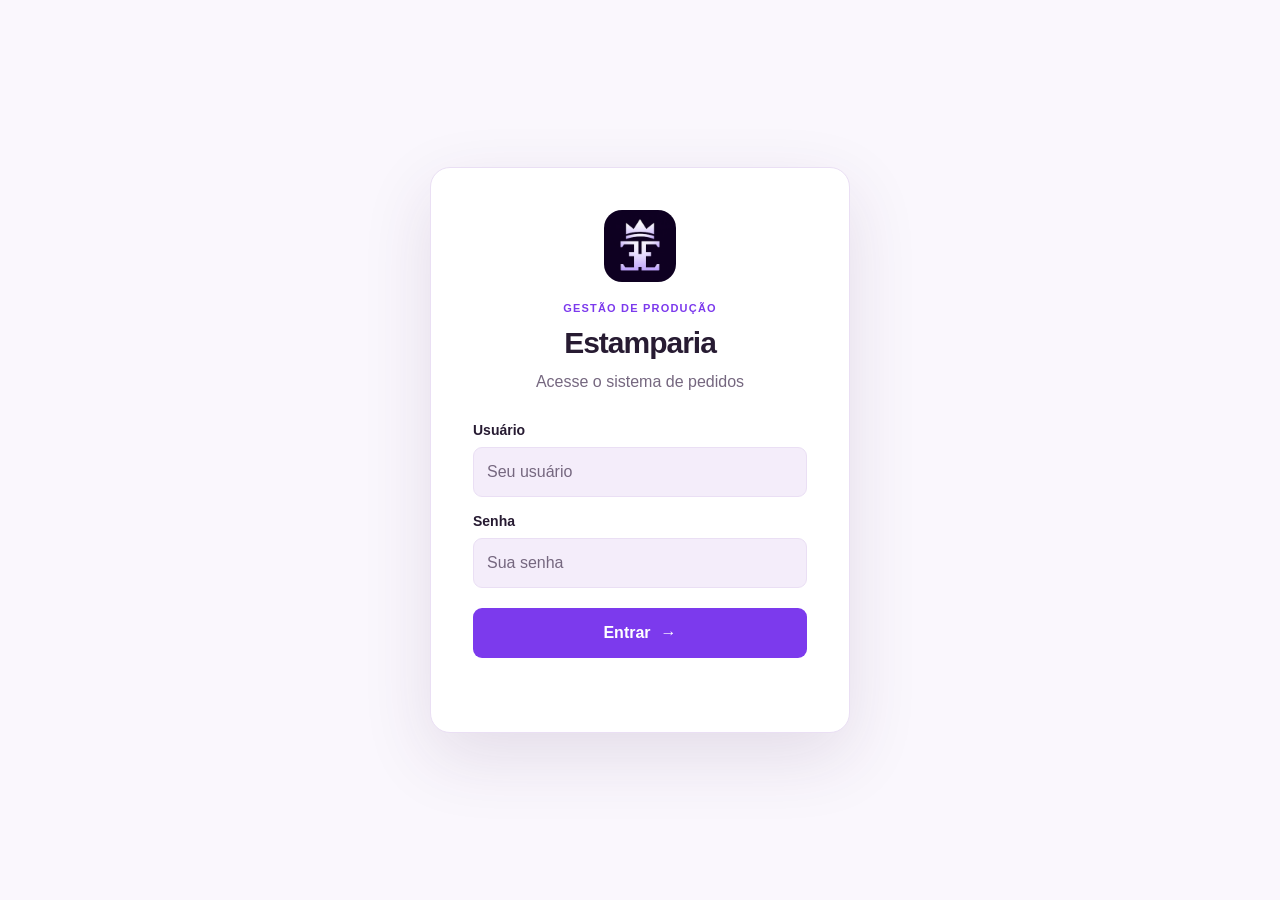
<file: site001/index.html>
<!doctype html>
<html lang="pt-BR">
<head>
  <meta charset="UTF-8"><meta name="viewport" content="width=device-width, initial-scale=1, viewport-fit=cover">
  <meta name="theme-color" content="#f0e7fb"><meta name="apple-mobile-web-app-capable" content="yes">
  <meta name="apple-mobile-web-app-status-bar-style" content="black-translucent"><meta name="apple-mobile-web-app-title" content="Estamparia">
  <link rel="apple-touch-icon" href="imagens/apple-touch-icon.png?v=roxo-2"><link rel="icon" href="imagens/icon192.png?v=roxo-2" type="image/png"><link rel="manifest" href="manifest.json">
  <link rel="stylesheet" href="css/login.css"><link rel="stylesheet" href="css/tema.css">
  <script src="js/tema.js"></script><title>Entrar | Estamparia</title>
</head>
<body>
  <main class="login">
    <img class="marca" src="imagens/icon192.png?v=roxo-2" alt="Logo da Estamparia">
    <p class="eyebrow">GESTÃO DE PRODUÇÃO</p><h1>Estamparia</h1>
    <p class="subtitulo">Acesse o sistema de pedidos</p>
    <form onsubmit="entrar(event)">
      <label for="usuario">Usuário</label><input type="text" id="usuario" placeholder="Seu usuário" autocomplete="username" required>
      <label for="senha">Senha</label><input type="password" id="senha" placeholder="Sua senha" autocomplete="current-password" required>
      <button type="submit">Entrar <span aria-hidden="true">→</span></button>
      <p id="mensagem" role="status" aria-live="polite"></p>
    </form>
  </main>
  <script src="js/login.js"></script><script src="js/pwa.js"></script>
</body>
</html>
</file>
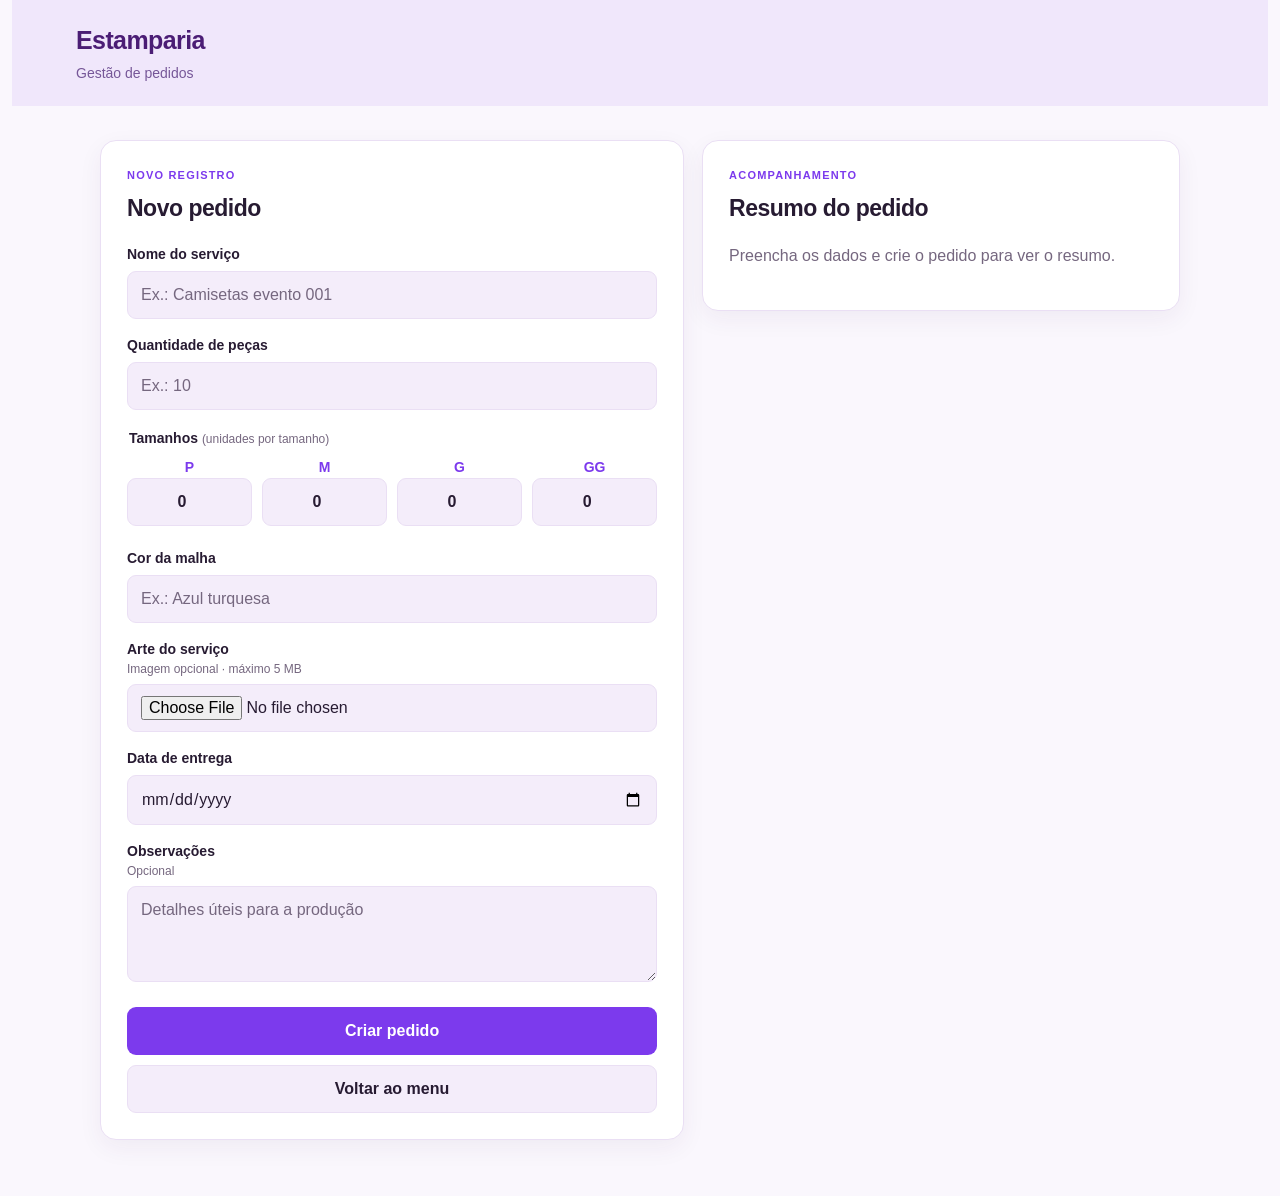
<file: site001/adpedidos.html>
<!doctype html>
<html lang="pt-BR"><head><meta charset="UTF-8"><meta name="viewport" content="width=device-width,initial-scale=1,viewport-fit=cover"><meta name="theme-color" content="#f0e7fb"><meta name="apple-mobile-web-app-capable" content="yes"><meta name="apple-mobile-web-app-status-bar-style" content="black-translucent"><meta name="apple-mobile-web-app-title" content="Estamparia"><link rel="apple-touch-icon" href="imagens/apple-touch-icon.png?v=roxo-2"><link rel="icon" href="imagens/icon192.png?v=roxo-2" type="image/png"><link rel="manifest" href="manifest.json"><link rel="stylesheet" href="css/adpedidos.css"><link rel="stylesheet" href="css/tema.css"><script src="js/tema.js"></script><title>Adicionar pedido | Estamparia</title></head>
<body><header class="cabecalho"><h1>Estamparia</h1><p>Gestão de pedidos</p></header>
<main class="principal">
  <section class="formulario"><p class="eyebrow">NOVO REGISTRO</p><h2>Novo pedido</h2>
    <label for="nomeServico">Nome do serviço</label><input id="nomeServico" type="text" placeholder="Ex.: Camisetas evento 001" maxlength="100" required>
    <label for="quantidade">Quantidade de peças</label><input id="quantidade" type="number" min="1" step="1" placeholder="Ex.: 10" required>
    <fieldset><legend>Tamanhos <span>(unidades por tamanho)</span></legend><div class="tamanhos">
      <label>P<input type="number" id="tamanhoP" min="0" step="1" value="0"></label><label>M<input type="number" id="tamanhoM" min="0" step="1" value="0"></label><label>G<input type="number" id="tamanhoG" min="0" step="1" value="0"></label><label>GG<input type="number" id="tamanhoGG" min="0" step="1" value="0"></label>
    </div></fieldset>
    <label for="corMalha">Cor da malha</label><input id="corMalha" type="text" placeholder="Ex.: Azul turquesa" maxlength="60" required>
    <label for="arte">Arte do serviço <span class="apoio">Imagem opcional · máximo 5 MB</span></label><input id="arte" type="file" accept="image/png,image/jpeg,image/webp,image/gif">
    <label for="dataEntrega">Data de entrega</label><input id="dataEntrega" type="date" required>
    <label for="observacoes">Observações <span class="apoio">Opcional</span></label><textarea id="observacoes" rows="3" maxlength="500" placeholder="Detalhes úteis para a produção"></textarea>
    <button id="criarPedido" type="button" onclick="criarPedido()">Criar pedido</button><button class="voltar" type="button" onclick="voltarHall()">Voltar ao menu</button>
  </section>
  <aside class="pedido"><p class="eyebrow">ACOMPANHAMENTO</p><h2>Resumo do pedido</h2><div id="resultado"><p>Preencha os dados e crie o pedido para ver o resumo.</p></div></aside>
</main><script src="js/supabase-config.js"></script><script src="js/adpedidos.js"></script><script src="js/pwa.js"></script></body></html>
</file>
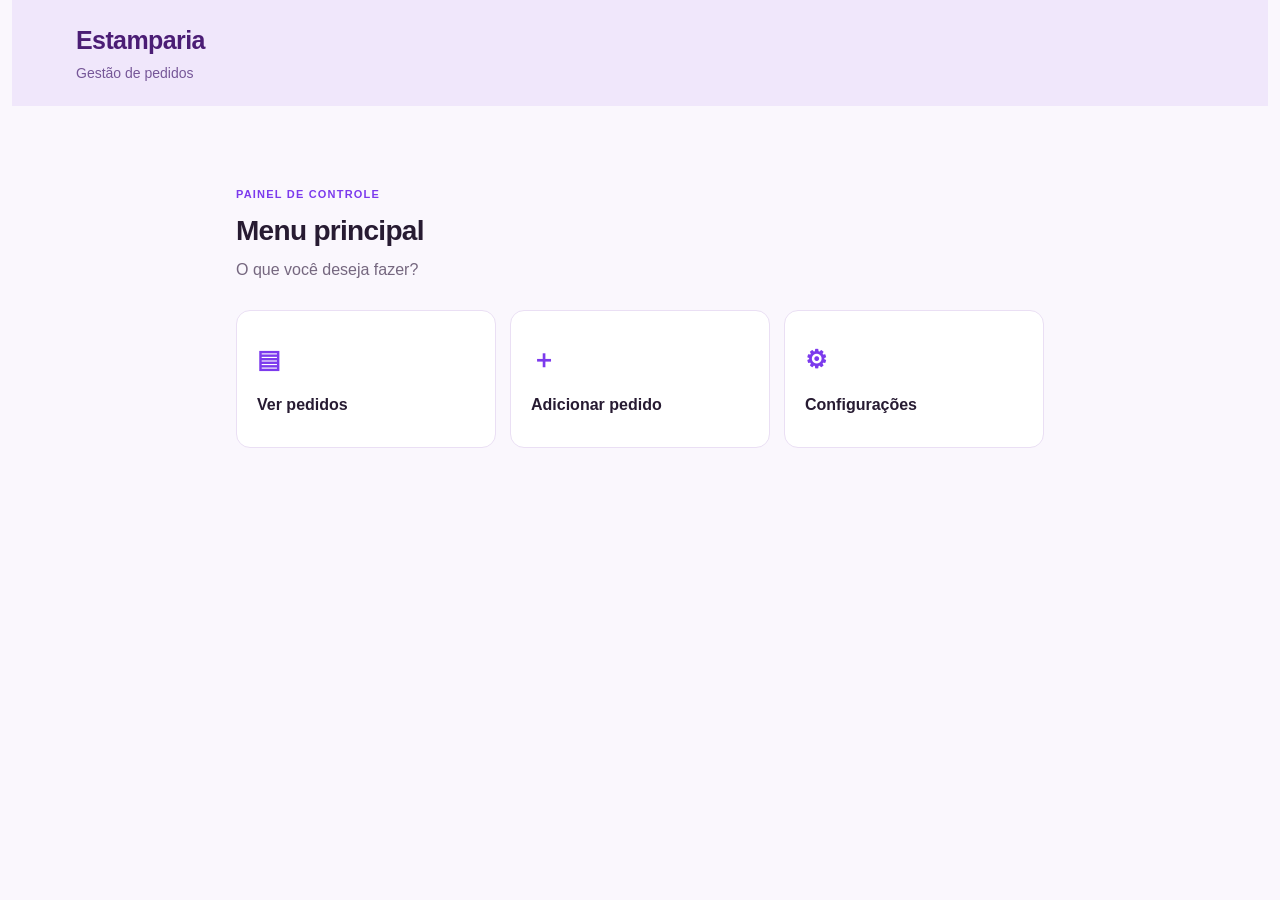
<file: site001/hall.html>
<!doctype html>
<html lang="pt-BR"><head><meta charset="UTF-8"><meta name="viewport" content="width=device-width,initial-scale=1,viewport-fit=cover"><meta name="theme-color" content="#f0e7fb"><meta name="apple-mobile-web-app-capable" content="yes"><meta name="apple-mobile-web-app-status-bar-style" content="black-translucent"><meta name="apple-mobile-web-app-title" content="Estamparia"><link rel="apple-touch-icon" href="imagens/apple-touch-icon.png?v=roxo-2"><link rel="icon" href="imagens/icon192.png?v=roxo-2" type="image/png"><link rel="manifest" href="manifest.json"><link rel="stylesheet" href="css/hall.css"><link rel="stylesheet" href="css/tema.css"><script src="js/tema.js"></script><title>Menu principal | Estamparia</title></head>
<body><header class="cabecalho"><h1>Estamparia</h1><p>Gestão de pedidos</p></header><main class="principal"><p class="eyebrow">PAINEL DE CONTROLE</p><h2>Menu principal</h2><p class="intro">O que você deseja fazer?</p>
  <nav class="opcoes" aria-label="Ações principais"><button type="button" onclick="irParaPedidos()"><span aria-hidden="true">▤</span>Ver pedidos</button><button type="button" onclick="irParaAdicionarPedido()"><span aria-hidden="true">＋</span>Adicionar pedido</button><button type="button" onclick="configuracoes()"><span aria-hidden="true">⚙</span>Configurações</button></nav>
  <button id="instalarApp" class="instalar-app" type="button" hidden>Instalar aplicativo</button><p id="statusInstalacao" class="status-instalacao" role="status" aria-live="polite"></p>
  <section id="painelTema" class="painel-tema" role="dialog" aria-modal="true" aria-labelledby="tituloTema" hidden><div class="painel-tema-conteudo"><button class="fechar-tema" type="button" onclick="fecharConfiguracoes()" aria-label="Fechar configurações">×</button><h2 id="tituloTema">Configurações</h2><p>Escolha o tema de cores do site.</p><div class="escolha-tema" role="group" aria-label="Tema"><button type="button" onclick="definirTema('claro')">☀ Tema claro</button><button type="button" onclick="definirTema('escuro')">☾ Tema escuro</button></div></div></section>
</main><script src="js/hall.js"></script><script src="js/pwa.js"></script></body></html>
</file>
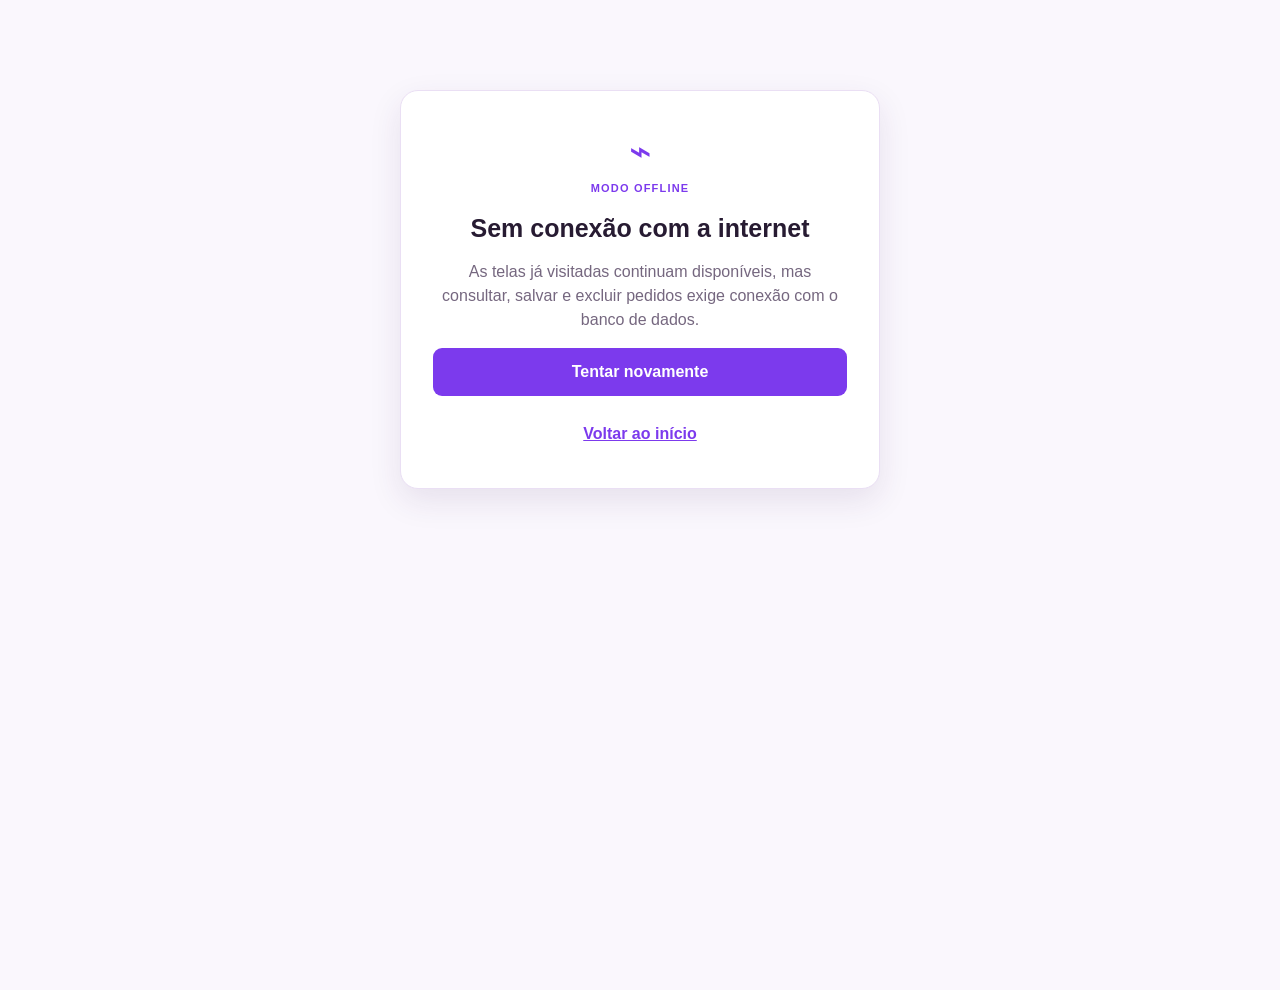
<file: site001/offline.html>
<!doctype html>
<html lang="pt-BR"><head><meta charset="UTF-8"><meta name="viewport" content="width=device-width,initial-scale=1,viewport-fit=cover"><meta name="theme-color" content="#f0e7fb"><link rel="apple-touch-icon" href="imagens/apple-touch-icon.png?v=roxo-2"><link rel="stylesheet" href="css/tema.css"><title>Sem conexão | Estamparia</title></head>
<body><main class="offline"><div class="offline-icon" aria-hidden="true">⌁</div><p class="eyebrow">MODO OFFLINE</p><h1>Sem conexão com a internet</h1><p>As telas já visitadas continuam disponíveis, mas consultar, salvar e excluir pedidos exige conexão com o banco de dados.</p><button type="button" onclick="location.reload()">Tentar novamente</button><a href="index.html">Voltar ao início</a></main></body></html>
</file>
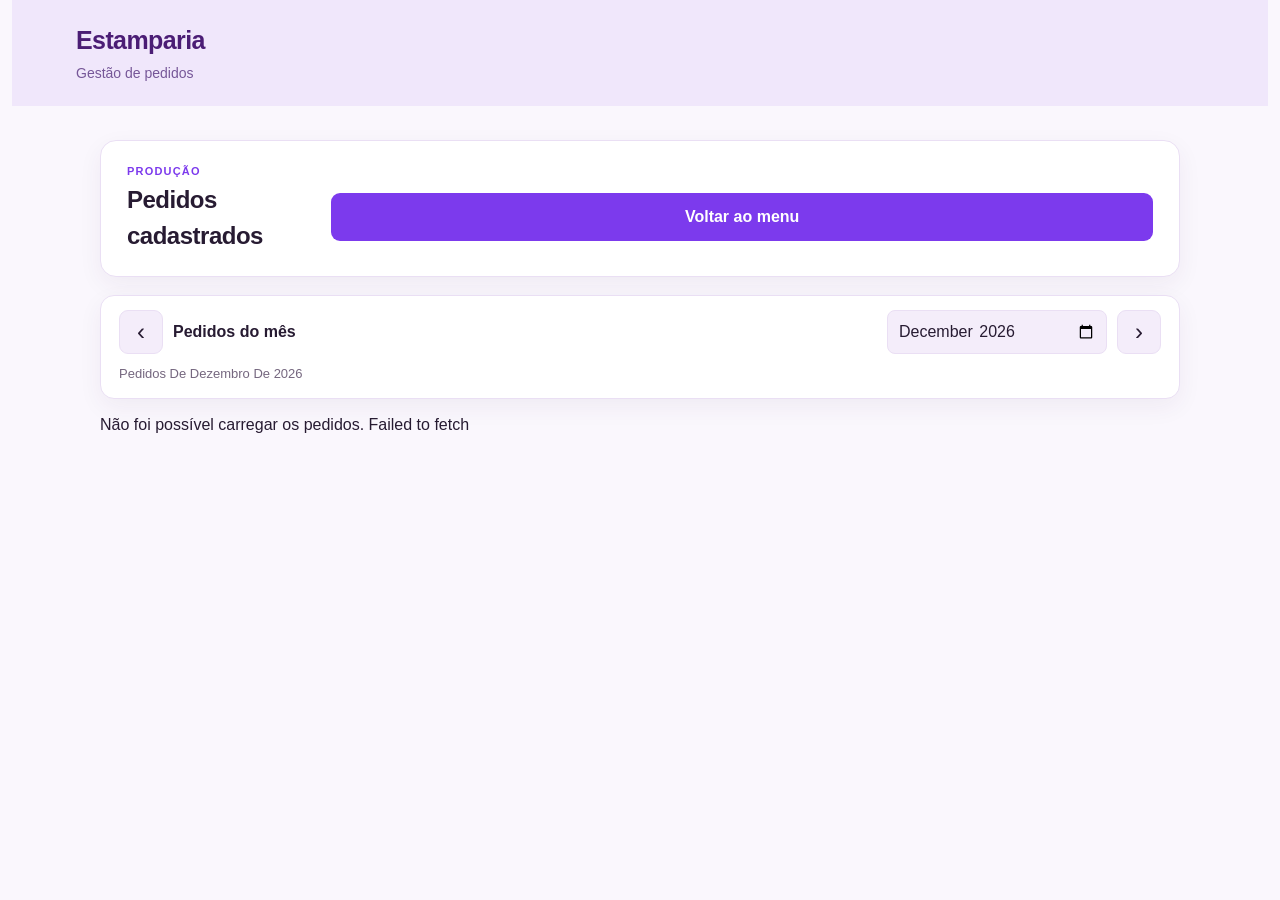
<file: site001/pedidos.html>
<!doctype html>
<html lang="pt-BR"><head><meta charset="UTF-8"><meta name="viewport" content="width=device-width,initial-scale=1,viewport-fit=cover"><meta name="theme-color" content="#f0e7fb"><meta name="apple-mobile-web-app-capable" content="yes"><meta name="apple-mobile-web-app-status-bar-style" content="black-translucent"><meta name="apple-mobile-web-app-title" content="Estamparia"><link rel="apple-touch-icon" href="imagens/apple-touch-icon.png?v=roxo-2"><link rel="icon" href="imagens/icon192.png?v=roxo-2" type="image/png"><link rel="manifest" href="manifest.json"><link rel="stylesheet" href="css/pedidos.css"><link rel="stylesheet" href="css/tema.css"><script src="js/tema.js"></script><title>Pedidos | Estamparia</title></head>
<body><header class="cabecalho"><h1>Estamparia</h1><p>Gestão de pedidos</p></header><main class="principal"><div class="topo"><div><p class="eyebrow">PRODUÇÃO</p><h2>Pedidos cadastrados</h2></div><button type="button" onclick="voltarHall()">Voltar ao menu</button></div><section class="filtro-mes" aria-label="Filtrar pedidos por mês"><button id="mesAnterior" type="button" aria-label="Ver mês anterior">‹</button><label for="filtroMes">Pedidos do mês</label><input id="filtroMes" type="month"><button id="mesProximo" type="button" aria-label="Ver próximo mês">›</button><p id="mesSelecionado" aria-live="polite"></p></section><section id="listaPedidos" aria-live="polite" aria-label="Lista de pedidos"><p class="sem-pedidos">Carregando pedidos…</p></section></main><script src="js/supabase-config.js"></script><script src="js/pedidos.js"></script><script src="js/pwa.js"></script></body></html>
</file>
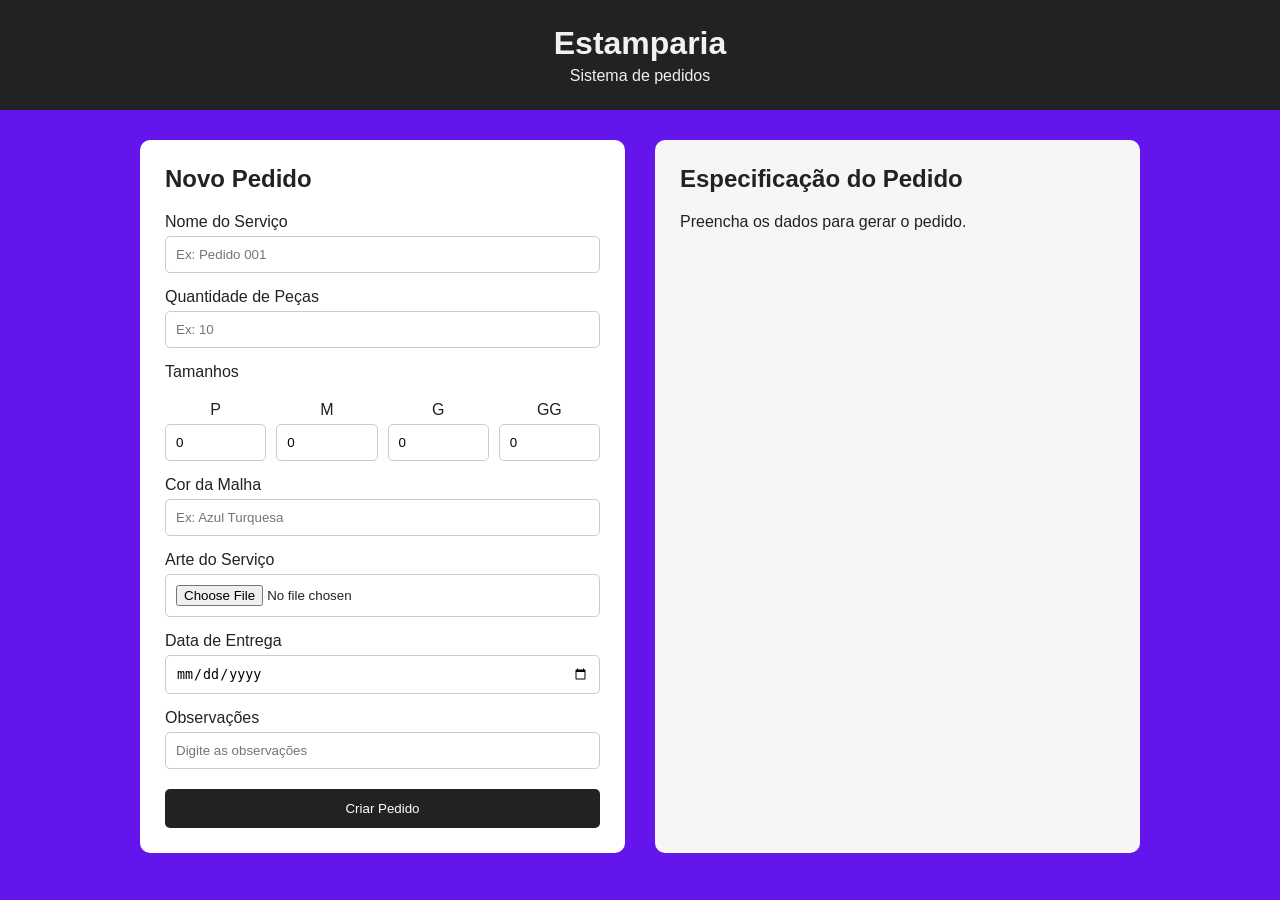
<file: docs/arquivo-base/base001.html>
<!DOCTYPE html>
<html lang="pt-BR">

<head>

    <meta charset="UTF-8">

    <title>Sistema de Pedidos</title>

    <link rel="stylesheet" href="base001.css">

</head>

<body>

    <div class="cabecalho">

        <h1>Estamparia</h1>

        <p>Sistema de pedidos</p>

    </div>


    <div class="principal">


        <div class="formulario">

            <h2>Novo Pedido</h2>


            <p>Nome do Serviço</p>

            <input
                type="text"
                id="nomeServico"
                placeholder="Ex: Pedido 001"
            >


            <p>Quantidade de Peças</p>

            <input
                type="number"
                id="quantidade"
                placeholder="Ex: 10"
            >


            <p>Tamanhos</p>

            <div class="tamanhos">

                <div>

                    <p>P</p>

                    <input
                        type="number"
                        id="tamanhoP"
                        value="0"
                    >

                </div>


                <div>

                    <p>M</p>

                    <input
                        type="number"
                        id="tamanhoM"
                        value="0"
                    >

                </div>


                <div>

                    <p>G</p>

                    <input
                        type="number"
                        id="tamanhoG"
                        value="0"
                    >

                </div>


                <div>

                    <p>GG</p>

                    <input
                        type="number"
                        id="tamanhoGG"
                        value="0"
                    >

                </div>

            </div>


            <p>Cor da Malha</p>

            <input
                type="text"
                id="corMalha"
                placeholder="Ex: Azul Turquesa"
            >


            <p>Arte do Serviço</p>

            <input
                type="file"
                id="arte"
            >


            <p>Data de Entrega</p>

            <input
                type="date"
                id="dataEntrega"
            >


            <p>Observações</p>

            <input
                type="text"
                id="observacoes"
                placeholder="Digite as observações"
            >


            <button onclick="criarPedido()">

                Criar Pedido

            </button>

        </div>


        <div class="pedido">

            <h2>Especificação do Pedido</h2>


            <div id="resultado">

                <p>

                    Preencha os dados para gerar o pedido.

                </p>

            </div>

        </div>


    </div>


    <script src="base001.js"></script>

</body>

</html>
</file>
<file: site001/css/login.css>
body{display:grid;place-items:center;padding:24px;background:radial-gradient(ellipse at 20% 15%,rgba(124,58,237,.10),transparent 38%),var(--canvas)}.login{width:min(100%,420px);padding:42px;background:var(--paper);border:1px solid var(--line);border-radius:20px;box-shadow:0 24px 70px rgba(62,33,86,.12)}.marca{display:block;width:72px;height:72px;margin:0 auto 18px;border-radius:18px;object-fit:cover}.login{text-align:center}.login .eyebrow{margin-bottom:4px!important}.login h1{margin:0;font-size:30px;letter-spacing:-1px}.subtitulo{margin:5px 0 26px;color:var(--muted)}.login form{text-align:left}.login label{display:block;margin:14px 0 6px;font-size:14px;font-weight:700}.login input{min-height:50px}.login button{display:flex;justify-content:center;align-items:center;gap:10px;width:100%;min-height:50px;margin-top:20px;border:0;border-radius:9px;color:white;background:var(--brand);font-weight:700}.login button:hover{background:var(--brand-dark)}#mensagem{min-height:20px;margin:12px 0 0;color:#c2413a;font-size:13px;text-align:center}@media(max-width:480px){body{padding:16px}.login{padding:32px 24px}}
</file>
<file: site001/css/tema.css>
:root{color-scheme:light;--ink:#271b32;--muted:#75677f;--brand:#7c3aed;--brand-dark:#652bc2;--line:#eadff4;--paper:#fff;--canvas:#faf7fd;--soft:#f4edfa;--header:#f0e7fb;--header-ink:#4b1d75;--header-muted:#765798}
html[data-tema="escuro"]{color-scheme:dark;--ink:#f4edfa;--muted:#b9a9c9;--brand:#b794f6;--brand-dark:#9968e8;--line:#382a46;--paper:#100d14;--canvas:#08070b;--soft:#18121f;--header:#09070d;--header-ink:#f4edfa;--header-muted:#c8b8dc}
*{box-sizing:border-box}html{min-height:100%;-webkit-text-size-adjust:100%;text-size-adjust:100%}body{min-height:100vh;min-height:100svh;margin:0;padding:env(safe-area-inset-top) max(12px,env(safe-area-inset-right)) env(safe-area-inset-bottom) max(12px,env(safe-area-inset-left));background:var(--canvas);color:var(--ink);font-family:Inter,"Segoe UI",Arial,sans-serif;line-height:1.5;overscroll-behavior-y:contain}button,input,textarea{font:inherit}button{cursor:pointer;touch-action:manipulation;-webkit-tap-highlight-color:transparent}button:focus-visible,input:focus-visible,textarea:focus-visible{outline:3px solid color-mix(in srgb,var(--brand) 45%,transparent);outline-offset:2px}
.cabecalho{padding:22px max(5vw,22px,env(safe-area-inset-right)) 22px max(5vw,22px,env(safe-area-inset-left));color:var(--header-ink);background:var(--header)}.cabecalho h1{margin:0;font-size:25px;letter-spacing:-.6px}.cabecalho p{margin:3px 0 0;color:var(--header-muted);font-size:14px}
.principal{width:min(calc(100% - 36px),1080px);margin:34px auto 56px}.eyebrow{margin:0 0 8px!important;color:var(--brand)!important;font-size:11px!important;font-weight:800;letter-spacing:1.2px}
.panel,.topo,.pedido,.sem-pedidos,.formulario{border:1px solid var(--line);border-radius:16px;background:var(--paper);box-shadow:0 8px 25px rgba(62,33,86,.06)}
input,textarea{width:100%;min-height:48px;padding:11px 13px;border:1px solid var(--line);border-radius:9px;background:var(--soft);color:var(--ink);font-size:16px}textarea{resize:vertical}input::placeholder,textarea::placeholder{color:var(--muted)}
.formulario label{display:block;margin:16px 0 6px;font-size:14px;font-weight:700}.apoio{display:block;color:var(--muted);font-size:12px;font-weight:400}.formulario fieldset{margin:18px 0 2px;padding:0;border:0}.formulario legend{font-size:14px;font-weight:700}.formulario legend span{color:var(--muted);font-size:12px;font-weight:400}.tamanhos{display:grid;grid-template-columns:repeat(4,minmax(0,1fr));gap:10px}.tamanhos label{margin-top:8px;text-align:center;color:var(--brand)}.tamanhos input{text-align:center}
.formulario>button,.topo button,.excluir{width:100%;min-height:48px;margin-top:18px;padding:11px 16px;border:0;border-radius:9px;background:var(--brand);color:#fff;font-weight:700;transition:background .18s,transform .18s}.formulario>button:hover,.topo button:hover{background:var(--brand-dark);transform:translateY(-1px)}.formulario>button:disabled{opacity:.65;cursor:wait;transform:none}.formulario>button.voltar{margin-top:10px;border:1px solid var(--line);background:var(--soft);color:var(--ink)}
.info{margin:0 0 14px;padding-bottom:12px;border-bottom:1px solid var(--line);overflow-wrap:anywhere}.info strong{display:block;color:var(--brand);font-size:11px;letter-spacing:.6px;text-transform:uppercase}.info img,.pedido img{display:block;width:min(100%,320px);max-height:280px;margin:10px 0;border:1px solid var(--line);border-radius:10px;object-fit:contain}.observacao{padding:14px;border:1px solid var(--line);border-radius:10px;background:var(--soft)}.sucesso{color:var(--brand);font-weight:700}
.painel-tema[hidden]{display:none}.painel-tema{position:fixed;z-index:20;inset:0;display:grid;place-items:center;padding:20px;background:rgba(10,6,16,.72)}.painel-tema-conteudo{position:relative;width:min(100%,430px);padding:30px;border:1px solid var(--line);border-radius:18px;color:var(--ink);background:var(--paper);box-shadow:0 20px 60px rgba(0,0,0,.28)}.painel-tema-conteudo h2{margin:0 0 8px}.painel-tema-conteudo p{color:var(--muted)}.escolha-tema{display:grid;grid-template-columns:1fr 1fr;gap:12px}.escolha-tema button{min-height:48px;border:1px solid var(--line);border-radius:9px;color:var(--ink);background:var(--soft)}.fechar-tema{position:absolute;top:8px;right:12px;border:0;background:none;color:var(--ink);font-size:25px}
.instalar-app,.offline button{display:block;width:100%;min-height:48px;margin:16px auto 0;padding:12px 16px;border:0;border-radius:9px;background:var(--brand);color:#fff;font-weight:700}.instalar-app{max-width:360px}.instalar-app[hidden]{display:none}.status-instalacao{min-height:24px;color:var(--muted);text-align:center;font-size:14px}.offline{width:min(calc(100% - 36px),480px);margin:10vh auto;padding:32px;border:1px solid var(--line);border-radius:18px;background:var(--paper);text-align:center;box-shadow:0 12px 32px rgba(62,33,86,.1)}.offline h1{font-size:25px;line-height:1.2}.offline p:not(.eyebrow){color:var(--muted)}.offline a{display:inline-block;min-height:44px;margin:16px 8px 0;padding:10px;color:var(--brand);font-weight:700}.offline-icon{font-size:38px;color:var(--brand)}
@media(max-width:680px){.principal{width:calc(100% - 28px);margin:20px auto 36px}.cabecalho{padding:20px}.escolha-tema{grid-template-columns:1fr}}
@media(prefers-reduced-motion:reduce){*,*::before,*::after{scroll-behavior:auto!important;animation-duration:.01ms!important;transition-duration:.01ms!important}}
</file>
<file: site001/css/adpedidos.css>
.principal{display:grid;grid-template-columns:minmax(0,1.1fr) minmax(280px,.9fr);gap:18px;align-items:start}.formulario,.pedido{min-width:0;padding:26px}.formulario h2,.pedido h2{margin:0 0 18px;font-size:23px;letter-spacing:-.5px}.pedido>div>p{color:var(--muted)}@media(max-width:760px){.principal{grid-template-columns:1fr}.formulario,.pedido{padding:22px 18px}}
</file>
<file: site001/css/hall.css>
.principal{max-width:900px;padding:clamp(24px,5vw,46px)}.principal h2{margin:0;font-size:28px;letter-spacing:-.7px}.intro{margin:6px 0 0;color:var(--muted)}.opcoes{display:grid;grid-template-columns:repeat(auto-fit,minmax(210px,1fr));gap:14px;margin-top:28px}.opcoes button{min-height:138px;padding:20px;border:1px solid var(--line);border-radius:14px;background:var(--paper);color:var(--ink);text-align:left;font-weight:700;transition:transform .18s,border-color .18s,box-shadow .18s}.opcoes button:hover{transform:translateY(-2px);border-color:var(--brand);box-shadow:0 12px 24px rgba(62,33,86,.10)}.opcoes button span{display:block;margin-bottom:15px;color:var(--brand);font-size:25px}.painel-tema-conteudo{color:var(--ink)}@media(max-width:600px){.principal h2{font-size:24px}.opcoes{grid-template-columns:1fr}.opcoes button{min-height:90px;display:flex;align-items:center;gap:16px}.opcoes button span{margin:0}}
</file>
<file: site001/css/pedidos.css>
.topo{display:flex;align-items:center;justify-content:space-between;gap:20px;margin-bottom:18px;padding:22px 26px}.topo h2{margin:0;font-size:24px;letter-spacing:-.5px}.topo button{width:auto;min-width:160px;margin:0}.topo .eyebrow{margin-bottom:3px!important}#listaPedidos{display:grid;gap:14px}.pedido,.sem-pedidos{padding:23px 26px}.pedido h3{margin:0 0 16px;padding-bottom:12px;border-bottom:1px solid var(--line);font-size:20px}.pedido>p{margin:10px 0;color:var(--muted);overflow-wrap:anywhere}.pedido>p strong{color:var(--ink)}.excluir{width:auto;min-width:150px;margin-top:8px;border:1px solid #ddc9f4;background:#f2e9fc;color:#6426a8}.excluir:hover{background:#e9dcf8}.sem-pedidos{text-align:center;color:var(--muted)}html[data-tema="escuro"] .excluir{border-color:#543b6b;background:#241a30;color:#d7bafa}html[data-tema="escuro"] .excluir:hover{background:#30213f}@media(max-width:600px){.topo{align-items:stretch;flex-direction:column;padding:20px}.topo button{width:100%}.pedido,.sem-pedidos{padding:20px}}

.status-pedido{margin:18px 0 8px}.status-titulo{display:block;margin-bottom:9px;color:var(--ink);font-size:13px}.status-barra{display:grid;grid-template-columns:repeat(3,minmax(0,1fr));gap:8px}.status-opcao{min-height:44px;padding:8px 6px;border:1px solid var(--line);border-radius:9px;background:var(--soft);color:var(--muted);font-size:clamp(10px,2.8vw,13px);font-weight:800;letter-spacing:.2px;transition:background .15s,border-color .15s,color .15s}.status-opcao:hover:not(:disabled){border-color:var(--ink);color:var(--ink)}.status-opcao:disabled{cursor:wait;opacity:.65}.status-prioridade[aria-pressed="true"]{border-color:#c62828;background:#c62828;color:#fff}.status-tranquilo[aria-pressed="true"]{border-color:#218838;background:#218838;color:#fff}.status-espera[aria-pressed="true"]{border-color:#e0a800;background:#ffd54f;color:#382900}.status-aviso{display:block;min-height:18px;margin-top:5px;color:var(--muted);font-size:12px}

.filtro-mes{display:grid;grid-template-columns:44px auto minmax(150px,220px) 44px;align-items:center;gap:10px;margin-bottom:14px;padding:14px 18px;border:1px solid var(--line);border-radius:14px;background:var(--paper);box-shadow:0 8px 25px rgba(62,33,86,.06)}.filtro-mes label{font-weight:700}.filtro-mes input{min-width:0;min-height:42px;padding:8px 10px;border:1px solid var(--line);border-radius:8px;background:var(--soft);color:var(--ink);font:inherit}.filtro-mes button{width:44px;height:44px;border:1px solid var(--line);border-radius:9px;background:var(--soft);color:var(--ink);font-size:24px;line-height:1}.filtro-mes button:hover{border-color:var(--brand);color:var(--brand)}.filtro-mes p{grid-column:1/-1;margin:0;color:var(--muted);font-size:13px;text-transform:capitalize}
@media(max-width:600px){.filtro-mes{grid-template-columns:44px minmax(0,1fr) 44px;gap:8px;padding:12px}.filtro-mes #mesAnterior{grid-area:1/1}.filtro-mes label{grid-area:1/2}.filtro-mes input{grid-area:2/1/3/3;width:100%}.filtro-mes #mesProximo{grid-area:1/3}.filtro-mes p{grid-area:3/1/4/4}}
.imagem-ampliavel{cursor:zoom-in}.imagem-ampliavel:focus-visible{outline:3px solid var(--brand);outline-offset:3px}.visualizador-imagem{position:fixed;z-index:10000;inset:0;display:flex;align-items:center;justify-content:center;padding:24px;background:rgba(12,10,16,.88)}.visualizador-imagem[hidden]{display:none}.visualizador-imagem img{display:block;max-width:min(94vw,1400px);max-height:90vh;width:auto;height:auto;object-fit:contain;border:0;border-radius:8px;box-shadow:0 12px 40px rgba(0,0,0,.4)}.fechar-visualizador{position:absolute;top:max(14px,env(safe-area-inset-top));right:max(14px,env(safe-area-inset-right));width:46px;height:46px;border:1px solid rgba(255,255,255,.55);border-radius:50%;background:#fff;color:#222;font-size:32px;line-height:1;cursor:pointer}
</file>
<file: docs/arquivo-base/base001.css>
* {
    margin: 0;
    padding: 0;
    box-sizing: border-box;
}


body {
    font-family: Arial, sans-serif;
    background-color: #5b08ebf1;
    color: #222222;
}


/* CABEÇALHO */

.cabecalho {
    background-color: #222222;
    color: rgb(241, 241, 245);
    text-align: center;
    padding: 25px;
}


.cabecalho h1 {
    margin-bottom: 5px;
}


/* ÁREA PRINCIPAL */

.principal {
    width: 90%;
    max-width: 1000px;
    margin: 30px auto;

    display: flex;
    gap: 30px;
}


/* FORMULÁRIO */

.formulario {
    background-color: white;
    padding: 25px;
    width: 50%;
    border-radius: 10px;
}


.formulario h2 {
    margin-bottom: 20px;
}


.formulario p {
    margin-top: 15px;
    margin-bottom: 5px;
}


/* CAMPOS */

input {
    width: 100%;
    padding: 10px;

    border: 1px solid #cccccc;
    border-radius: 5px;
}


/* TAMANHOS */

.tamanhos {
    display: flex;
    gap: 10px;
}


.tamanhos div {
    width: 25%;
}


.tamanhos p {
    text-align: center;
}


/* BOTÃO */

button {
    width: 100%;

    margin-top: 20px;
    padding: 12px;

    background-color: #222222;
    color: white;

    border: none;
    border-radius: 5px;

    cursor: pointer;
}


button:hover {
    background-color: #444444;
}


/* PEDIDO */

.pedido {
    background-color: rgb(247, 246, 246);
    padding: 25px;
    width: 50%;
    border-radius: 10px;
}


.pedido h2 {
    margin-bottom: 20px;
}


/* INFORMAÇÕES DO PEDIDO */

.info {
    margin-bottom: 15px;
}


.info strong {
    display: block;
    margin-bottom: 5px;
}


/* OBSERVAÇÕES */

.observacao {
    background-color: #fff3cd;
    padding: 15px;
    margin-top: 15px;
    border-radius: 5px;
}


/* CELULAR */

@media (max-width: 700px) {

    .principal {
        flex-direction: column;
    }

    .formulario {
        width: 100%;
    }

    .pedido {
        width: 100%;
    }

}
</file>
